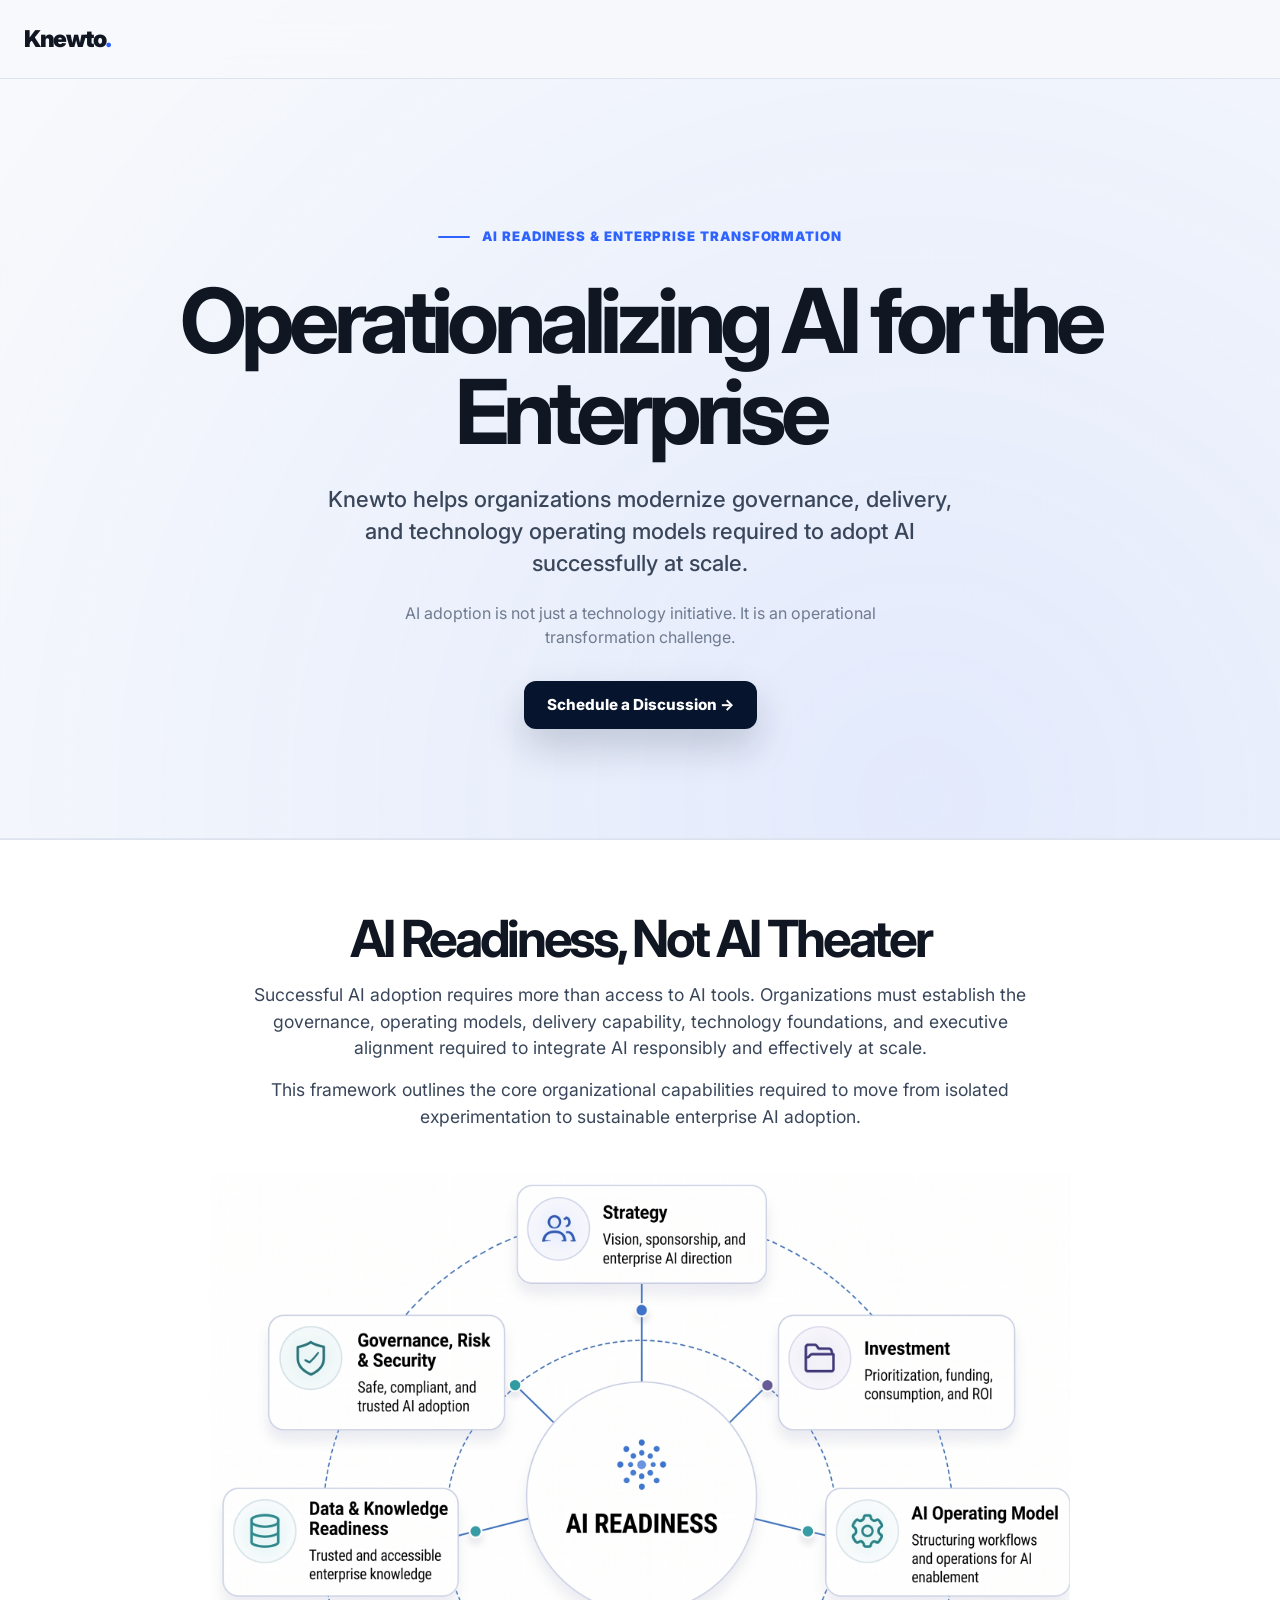
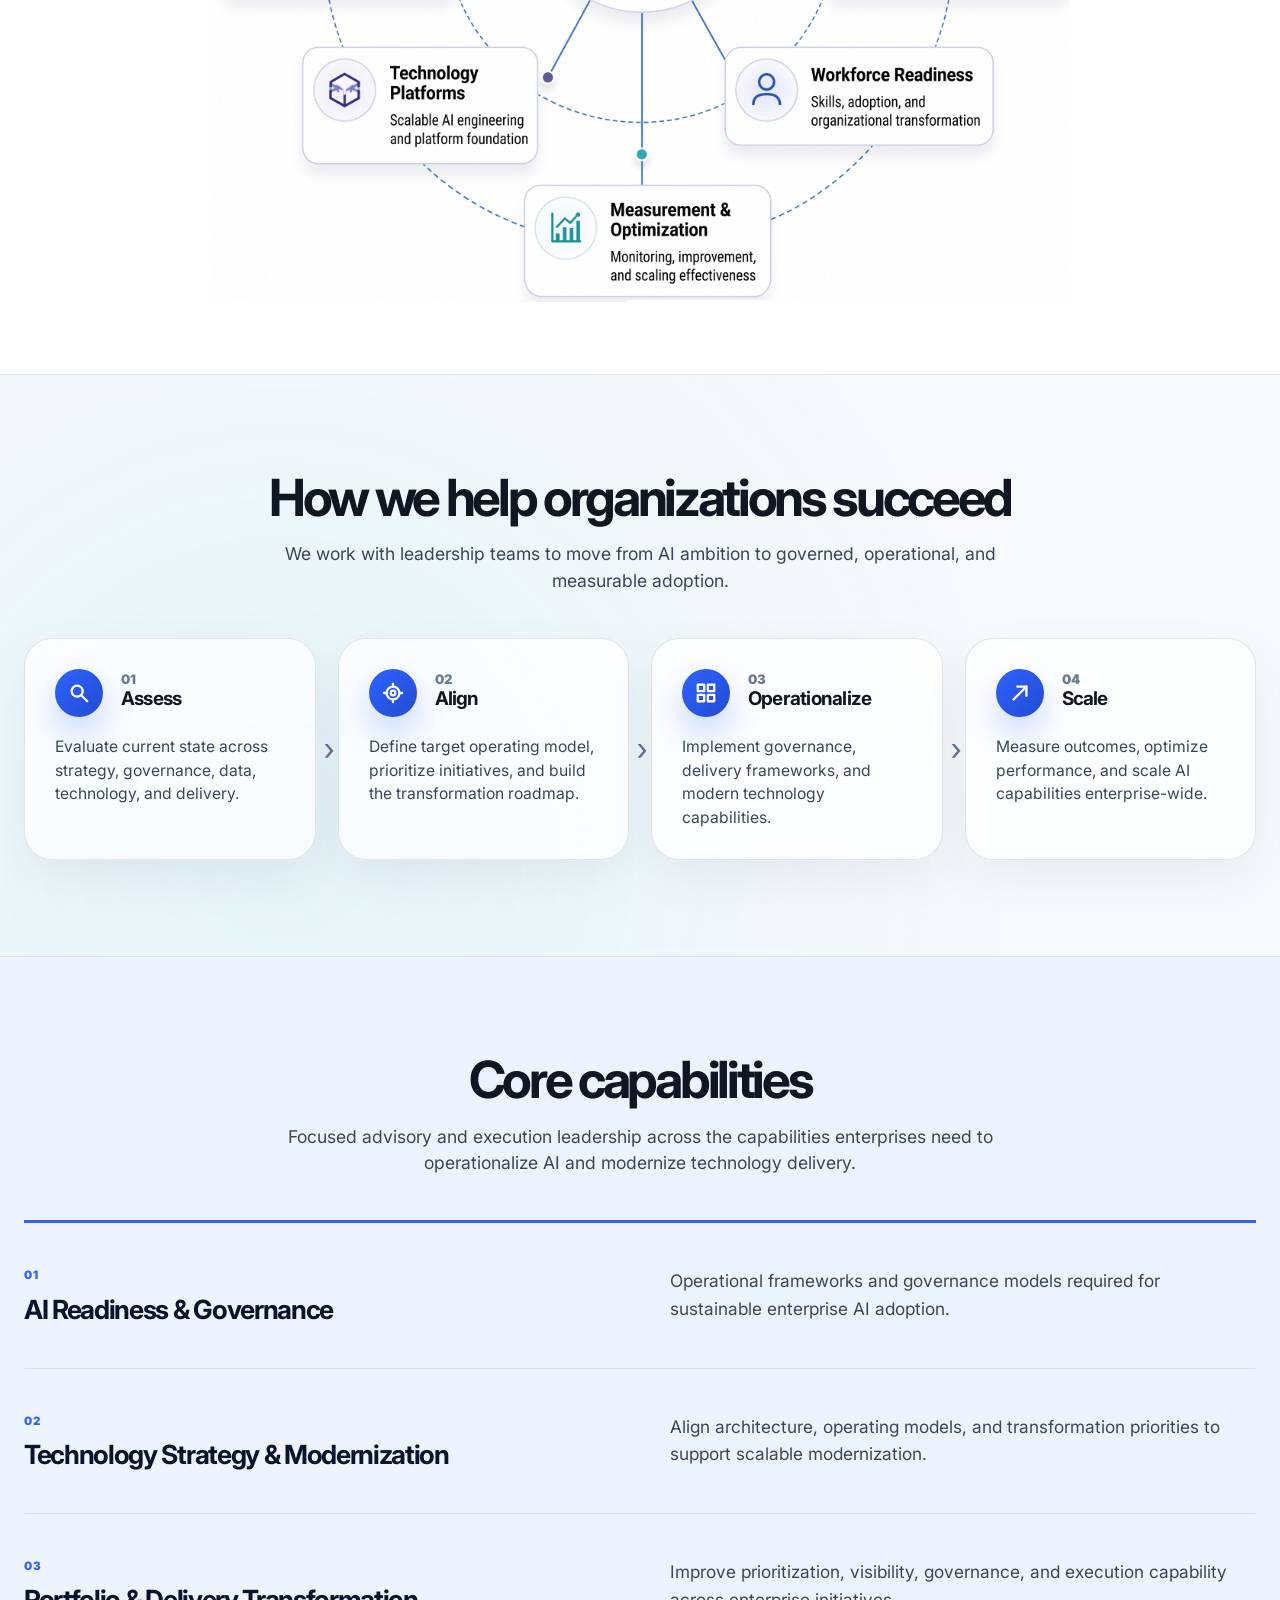
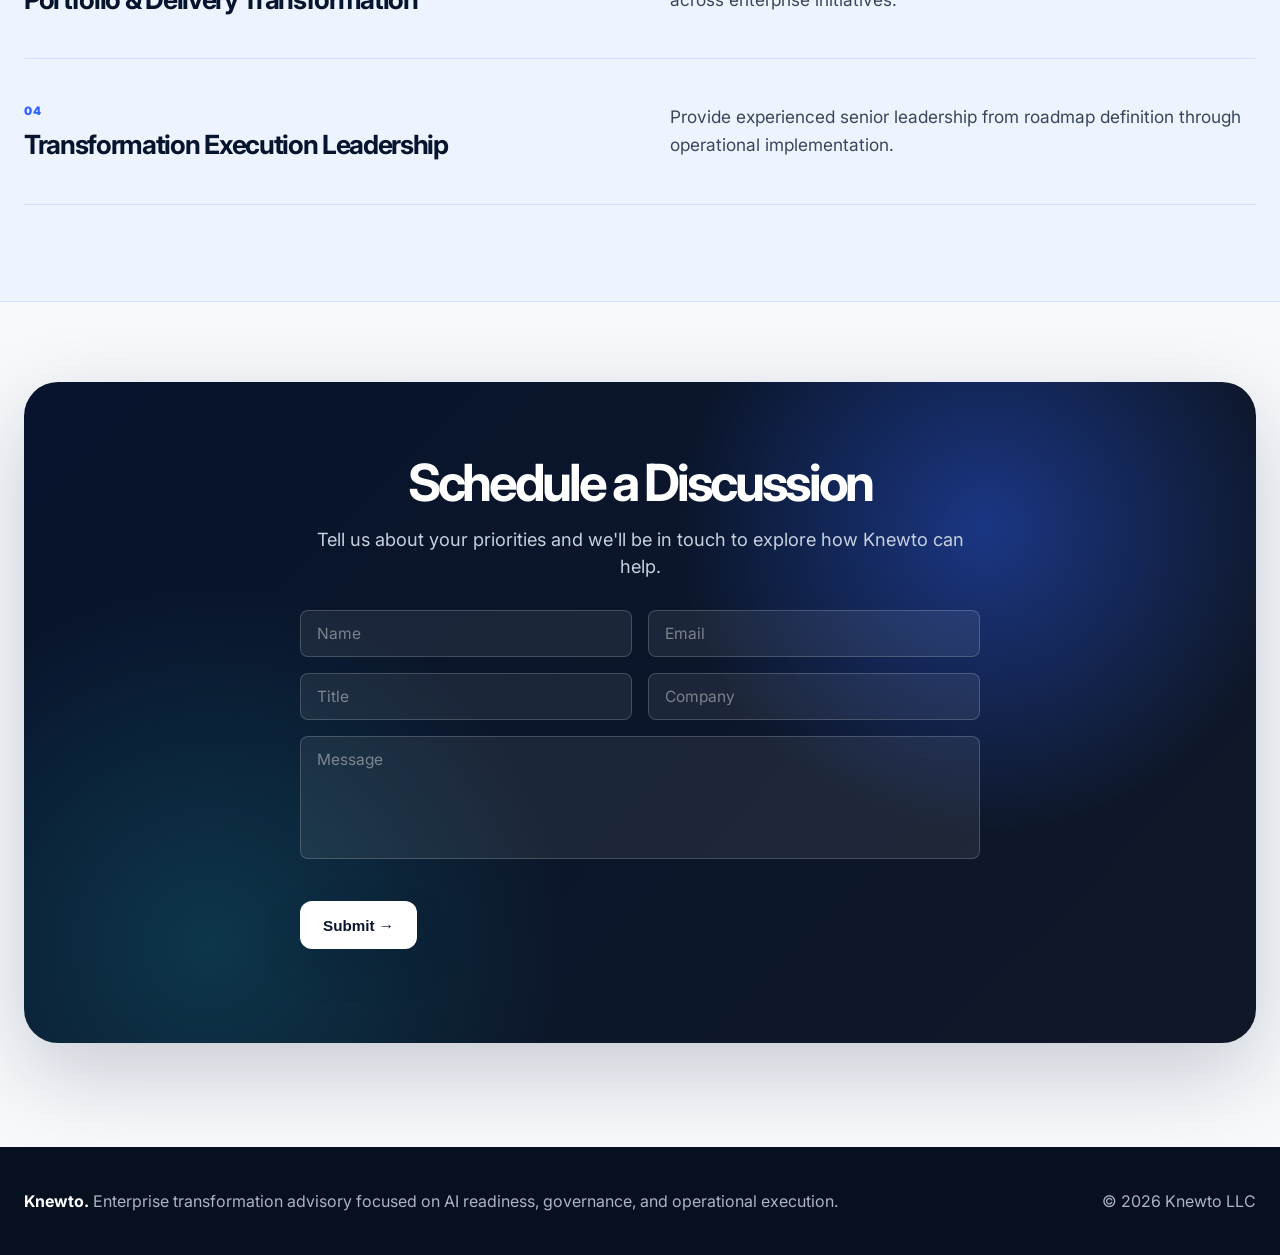
<file: index.html>
<!DOCTYPE html>
<html lang="en">
<head>
  <meta charset="UTF-8" />
  <meta name="viewport" content="width=device-width, initial-scale=1.0" />
  <title>Knewto | Enterprise AI Readiness & Technology Transformation Advisory</title>
  <meta name="description" content="Knewto helps enterprises operationalize AI through governance, technology modernization, portfolio transformation, and execution leadership." />
  <meta name="color-scheme" content="light" />
  <link rel="preconnect" href="https://fonts.googleapis.com">
  <link rel="preconnect" href="https://fonts.gstatic.com" crossorigin>
  <link href="https://fonts.googleapis.com/css2?family=Inter:wght@400;500;600;700;800;900&display=swap" rel="stylesheet">
  <style>
    :root {
      --bg: #f7f9fc;
      --ink: #111722;
      --navy: #07142d;
      --text: #39465a;
      --muted: #6f7b8f;
      --line: #dce3ee;
      --accent: #2f63ff;
      --soft-blue: #eef4ff;
      --radius-lg: 28px;
      --max: 1240px;
    }

    * { box-sizing: border-box; }
    html { scroll-behavior: smooth; color-scheme: light; background-color: #f7f9fc; }
    body {
      margin: 0;
      font-family: Inter, system-ui, -apple-system, BlinkMacSystemFont, "Segoe UI", sans-serif;
      color: var(--ink);
      background:
        radial-gradient(circle at 72% 18%, rgba(47,99,255,.10), transparent 30%),
        radial-gradient(circle at 22% 55%, rgba(24,184,200,.08), transparent 28%),
        var(--bg);
      line-height: 1.5;
    }

    a { color: inherit; text-decoration: none; }
    .container { width: min(var(--max), calc(100% - 48px)); margin: 0 auto; }

    header {
      position: sticky;
      top: 0;
      z-index: 50;
      background: rgba(247,249,252,.88);
      backdrop-filter: blur(20px);
      border-bottom: 1px solid rgba(220,227,238,.9);
    }

    .nav {
      height: 78px;
      display: flex;
      align-items: center;
      justify-content: space-between;
      gap: 28px;
    }

    .brand {
      font-size: 1.45rem;
      font-weight: 900;
      letter-spacing: -0.055em;
    }

    .brand span { color: var(--accent); }

    .button {
      display: inline-flex;
      align-items: center;
      justify-content: center;
      gap: 10px;
      min-height: 48px;
      padding: 0 22px;
      border-radius: 12px;
      font-size: .95rem;
      font-weight: 800;
      border: 1px solid transparent;
      transition: transform .18s ease, box-shadow .18s ease, border-color .18s ease, background .18s ease;
      cursor: pointer;
      white-space: nowrap;
    }

    .button:hover { transform: translateY(-1px); }
    .button-primary { background: var(--navy); color: white; box-shadow: 0 18px 38px rgba(7,20,45,.18); }
    .button-primary:hover { background: #040b1b; }
    .hero {
      min-height: 760px;
      display: flex;
      align-items: center;
      padding: 88px 0 56px;
      border-bottom: 1px solid rgba(220,227,238,.75);
    }

    .hero-grid {
      display: flex;
      flex-direction: column;
      align-items: center;
      text-align: center;
    }

    .eyebrow {
      display: inline-flex;
      align-items: center;
      gap: 12px;
      color: var(--accent);
      font-size: .82rem;
      font-weight: 900;
      letter-spacing: .07em;
      text-transform: uppercase;
      margin-bottom: 28px;
    }
    .eyebrow:before { content: ""; width: 32px; height: 2px; background: var(--accent); border-radius: 999px; }

    h1, h2, h3, p { margin-top: 0; }
    h1, h2, h3 { letter-spacing: -.065em; line-height: 1.02; }
    h1 { font-size: clamp(3.4rem, 7vw, 6.2rem); margin-bottom: 26px; }
    h2 { font-size: clamp(2.25rem, 4vw, 3.8rem); margin-bottom: 18px; }
    h3 { font-size: 1.18rem; letter-spacing: -.04em; margin-bottom: 8px; }

    .lead {
      color: var(--text);
      font-size: clamp(1.1rem, 1.8vw, 1.38rem);
      line-height: 1.45;
      max-width: 650px;
      margin: 0 auto 22px;
      font-weight: 500;
    }

    .microcopy {
      color: var(--muted);
      font-size: 1rem;
      max-width: 560px;
      margin: 0 auto 32px;
    }

    .cta-row { display: flex; gap: 14px; flex-wrap: wrap; align-items: center; justify-content: center; }

    .diagram-section {
      background: #ffffff;
      border-top: 1px solid var(--line);
      border-bottom: 1px solid var(--line);
      padding: 72px 0;
    }

    .readiness-image-wrap {
      width: min(860px, 100%);
      margin: 0 auto;
      position: relative;
    }

    .readiness-diagram {
      width: 100%;
      height: auto;
      display: block;
    }

    section { padding: 96px 0; }

    .section-head {
      text-align: center;
      max-width: 800px;
      margin: 0 auto 44px;
    }

    .section-head p {
      color: var(--text);
      font-size: 1.1rem;
      margin-bottom: 16px;
    }
    .section-head p:last-child { margin-bottom: 0; }

    .process-grid {
      display: grid;
      grid-template-columns: repeat(4, 1fr);
      gap: 22px;
    }

    .process-card {
      position: relative;
      min-height: 210px;
      padding: 30px;
      border-radius: var(--radius-lg);
      background: rgba(255,255,255,.75);
      border: 1px solid rgba(220,227,238,.95);
      box-shadow: 0 18px 50px rgba(10,25,50,.06);
    }

    .process-card:not(:last-child):after {
      content: "›";
      position: absolute;
      right: -19px;
      top: 50%;
      transform: translateY(-50%);
      color: #61708a;
      font-size: 2rem;
      z-index: 2;
    }

    .step-top {
      display: flex;
      align-items: center;
      gap: 18px;
      margin-bottom: 18px;
    }

    .step-icon {
      width: 48px;
      height: 48px;
      border-radius: 50%;
      display: grid;
      place-items: center;
      background: linear-gradient(135deg, var(--accent), #214bd2);
      color: #fff;
      box-shadow: 0 16px 32px rgba(47,99,255,.25);
      flex-shrink: 0;
    }

    .step-no { color: var(--muted); font-weight: 900; font-size: .82rem; }
    .process-card p { color: var(--text); margin-bottom: 0; font-size: .98rem; }

    .services {
      background: var(--soft-blue);
      border-top: 1px solid rgba(47,99,255,.12);
      border-bottom: 1px solid rgba(47,99,255,.12);
    }

    .service-list { border-top: 3px solid var(--accent); }

    .service-row {
      display: grid;
      grid-template-columns: 1fr 1fr;
      gap: 60px;
      padding: 44px 0;
      border-bottom: 1px solid rgba(47,99,255,.14);
      align-items: start;
    }

    .service-row-name { display: block; }

    .svc-no {
      display: block;
      font-size: .72rem;
      font-weight: 900;
      letter-spacing: .12em;
      text-transform: uppercase;
      color: var(--accent);
      margin-bottom: 10px;
    }

    .service-row-name h3 {
      font-size: 1.65rem;
      margin-bottom: 0;
      color: var(--navy);
      letter-spacing: -.05em;
      line-height: 1.1;
    }

    .service-row-desc { color: var(--text); font-size: 1.08rem; margin: 0; line-height: 1.6; }

    .cta-section { padding: 80px 0 104px; }
    .cta-panel {
      border-radius: 34px;
      padding: 74px 48px;
      text-align: center;
      color: #fff;
      background:
        radial-gradient(circle at 78% 22%, rgba(47,99,255,.42), transparent 28%),
        radial-gradient(circle at 15% 85%, rgba(24,184,200,.20), transparent 30%),
        linear-gradient(135deg, #07142d, #101828);
      box-shadow: 0 30px 90px rgba(7,20,45,.20);
      overflow: hidden;
    }

    .cta-panel p {
      color: #c6d0df;
      max-width: 680px;
      margin: 0 auto 30px;
      font-size: 1.14rem;
    }

    .cta-panel h2 { max-width: 860px; margin-left: auto; margin-right: auto; }

    .contact-form-wrap { max-width: 680px; margin: 0 auto; text-align: left; }
    .contact-form-grid { display: grid; grid-template-columns: 1fr 1fr; gap: 16px; margin-bottom: 16px; }
    .contact-form-wrap input,
    .contact-form-wrap textarea {
      width: 100%;
      background: rgba(255,255,255,.07);
      border: 1px solid rgba(255,255,255,.18);
      border-radius: 8px;
      padding: 13px 16px;
      color: #fff;
      font-size: 0.97rem;
      font-family: inherit;
      outline: none;
      transition: border-color .15s, box-shadow .15s;
    }
    .contact-form-wrap input::placeholder,
    .contact-form-wrap textarea::placeholder { color: rgba(255,255,255,.42); }
    .contact-form-wrap input:focus,
    .contact-form-wrap textarea:focus {
      border-color: #2f63ff;
      box-shadow: 0 0 0 3px rgba(47,99,255,.22);
    }
    .contact-form-wrap textarea { resize: none; margin-bottom: 16px; }
    .contact-form-wrap .cf-turnstile { margin-bottom: 20px; }
    #form-response { margin-top: 20px; text-align: center; }
    #form-response.success-panel {
      padding: 40px 24px;
    }
    #form-response.success-panel .success-icon {
      width: 56px; height: 56px; border-radius: 50%;
      background: rgba(74,222,128,.15);
      border: 1.5px solid rgba(74,222,128,.35);
      display: flex; align-items: center; justify-content: center;
      margin: 0 auto 22px;
    }
    #form-response.success-panel h3 {
      color: #fff; font-size: 1.65rem; letter-spacing: -.05em;
      margin-bottom: 10px;
    }
    #form-response.success-panel p {
      color: #c6d0df; font-size: 1rem; font-weight: 400;
      max-width: 420px; margin: 0 auto; line-height: 1.6;
    }
    #form-response.error { color: #f87171; font-size: 1rem; font-weight: 600; min-height: 1.4em; }

    footer {
      background: #07101e;
      color: #aab4c6;
      padding: 42px 0;
    }
    .footer-row { display: flex; justify-content: space-between; gap: 28px; align-items: center; flex-wrap: wrap; }
    footer strong { color: #fff; }

    @media (max-width: 1100px) {
      .process-grid { grid-template-columns: repeat(2, 1fr); }
      .process-card:after { display: none; }
    }

    @media (max-width: 760px) {
      .container { width: min(100% - 32px, var(--max)); }
      .nav { height: 68px; }
      .hero { padding: 64px 0 34px; min-height: auto; }
      .hero-grid { gap: 34px; }
      h1 { font-size: 3.2rem; }
      .process-grid { grid-template-columns: 1fr; }
      section { padding: 74px 0; }
      .cta-row, .button { width: 100%; }
      .button { border-radius: 14px; }
      .cta-panel { padding: 50px 24px; }
      .contact-form-grid { grid-template-columns: 1fr; }
      .service-row { grid-template-columns: 1fr; gap: 12px; }
    }

    @media (max-width: 520px) {
      .hero { min-height: calc(100vh - 68px); }
    }
  </style>
</head>
<body>
  <header>
    <div class="container nav">
      <a class="brand" href="#">Knewto<span>.</span></a>
    </div>
  </header>

  <main>
    <section class="hero" id="top">
      <div class="container hero-grid">
        <div>
          <div class="eyebrow">AI Readiness & Enterprise Transformation</div>
          <h1>Operationalizing AI for the Enterprise</h1>
          <p class="lead">Knewto helps organizations modernize governance, delivery, and technology operating models required to adopt AI successfully at scale.</p>
          <p class="microcopy">AI adoption is not just a technology initiative. It is an operational transformation challenge.</p>
          <div class="cta-row">
            <a href="#contact" class="button button-primary">Schedule a Discussion →</a>
          </div>
        </div>

      </div>
    </section>

    <section class="diagram-section" aria-label="AI readiness operating model visualization">
      <div class="container">
        <div class="section-head">
          <h2>AI Readiness, Not AI Theater</h2>
          <p>Successful AI adoption requires more than access to AI tools. Organizations must establish the governance, operating models, delivery capability, technology foundations, and executive alignment required to integrate AI responsibly and effectively at scale.</p>
          <p>This framework outlines the core organizational capabilities required to move from isolated experimentation to sustainable enterprise AI adoption.</p>
        </div>
        <div class="readiness-image-wrap">
          <img class="readiness-diagram" src="images/Alt Readiness3.png" alt="AI Readiness diagram showing strategy, data and knowledge readiness, governance risk and security, technology platforms, investment, AI operating model, workforce readiness, and measurement optimization around a central AI readiness model." />
        </div>
      </div>
    </section>

    <section id="approach">
      <div class="container">
        <div class="section-head">
          <h2>How we help organizations succeed</h2>
          <p>We work with leadership teams to move from AI ambition to governed, operational, and measurable adoption.</p>
        </div>
        <div class="process-grid">
          <article class="process-card">
            <div class="step-top"><div class="step-icon"><svg width="22" height="22" viewBox="0 0 24 24" fill="none" stroke="currentColor" stroke-width="2.5" stroke-linecap="round" stroke-linejoin="round"><circle cx="10" cy="10" r="6"/><line x1="15" y1="15" x2="21" y2="21"/></svg></div><div><div class="step-no">01</div><h3>Assess</h3></div></div>
            <p>Evaluate current state across strategy, governance, data, technology, and delivery.</p>
          </article>
          <article class="process-card">
            <div class="step-top"><div class="step-icon"><svg width="22" height="22" viewBox="0 0 24 24" fill="none" stroke="currentColor" stroke-width="2.5" stroke-linecap="round"><circle cx="12" cy="12" r="7"/><circle cx="12" cy="12" r="2.5"/><line x1="12" y1="2" x2="12" y2="5"/><line x1="12" y1="19" x2="12" y2="22"/><line x1="2" y1="12" x2="5" y2="12"/><line x1="19" y1="12" x2="22" y2="12"/></svg></div><div><div class="step-no">02</div><h3>Align</h3></div></div>
            <p>Define target operating model, prioritize initiatives, and build the transformation roadmap.</p>
          </article>
          <article class="process-card">
            <div class="step-top"><div class="step-icon"><svg width="22" height="22" viewBox="0 0 24 24" fill="none" stroke="currentColor" stroke-width="2.5" stroke-linecap="round" stroke-linejoin="round"><rect x="3" y="3" width="7" height="7"/><rect x="14" y="3" width="7" height="7"/><rect x="3" y="14" width="7" height="7"/><rect x="14" y="14" width="7" height="7"/></svg></div><div><div class="step-no">03</div><h3>Operationalize</h3></div></div>
            <p>Implement governance, delivery frameworks, and modern technology capabilities.</p>
          </article>
          <article class="process-card">
            <div class="step-top"><div class="step-icon"><svg width="22" height="22" viewBox="0 0 24 24" fill="none" stroke="currentColor" stroke-width="2.5" stroke-linecap="round" stroke-linejoin="round"><line x1="5" y1="19" x2="19" y2="5"/><polyline points="9 5 19 5 19 15"/></svg></div><div><div class="step-no">04</div><h3>Scale</h3></div></div>
            <p>Measure outcomes, optimize performance, and scale AI capabilities enterprise-wide.</p>
          </article>
        </div>
      </div>
    </section>

    <section class="services" id="services">
      <div class="container">
        <div class="section-head">
          <h2>Core capabilities</h2>
          <p>Focused advisory and execution leadership across the capabilities enterprises need to operationalize AI and modernize technology delivery.</p>
        </div>
        <div class="service-list">
          <div class="service-row">
            <div class="service-row-name">
              <span class="svc-no">01</span>
              <h3>AI Readiness & Governance</h3>
            </div>
            <p class="service-row-desc">Operational frameworks and governance models required for sustainable enterprise AI adoption.</p>
          </div>
          <div class="service-row">
            <div class="service-row-name">
              <span class="svc-no">02</span>
              <h3>Technology Strategy & Modernization</h3>
            </div>
            <p class="service-row-desc">Align architecture, operating models, and transformation priorities to support scalable modernization.</p>
          </div>
          <div class="service-row">
            <div class="service-row-name">
              <span class="svc-no">03</span>
              <h3>Portfolio & Delivery Transformation</h3>
            </div>
            <p class="service-row-desc">Improve prioritization, visibility, governance, and execution capability across enterprise initiatives.</p>
          </div>
          <div class="service-row">
            <div class="service-row-name">
              <span class="svc-no">04</span>
              <h3>Transformation Execution Leadership</h3>
            </div>
            <p class="service-row-desc">Provide experienced senior leadership from roadmap definition through operational implementation.</p>
          </div>
        </div>
      </div>
    </section>

    <section class="cta-section" id="contact">
      <div class="container">
        <div class="cta-panel">
          <h2>Schedule a Discussion</h2>
          <p>Tell us about your priorities and we'll be in touch to explore how Knewto can help.</p>
          <div class="contact-form-wrap">
            <form id="contact-form" novalidate>
              <div class="contact-form-grid">
                <input type="text" name="name" placeholder="Name" required />
                <input type="email" name="email_address" placeholder="Email" required />
              </div>
              <div class="contact-form-grid">
                <input type="text" name="title" placeholder="Title" required />
                <input type="text" name="company" placeholder="Company" required />
              </div>
              <textarea name="message" placeholder="Message" rows="5" required></textarea>
              <input type="hidden" name="form_token" value="KT93455656_TWOE" />
              <div class="cf-turnstile" data-sitekey="0x4AAAAAABcc5abDdAFZBGcx"></div>
              <button type="submit" class="button button-primary" style="background:#fff;color:#07142d;">Submit →</button>
            </form>
            <div id="form-response"></div>
          </div>
        </div>
      </div>
    </section>
  </main>

  <footer>
    <div class="container footer-row">
      <div><strong>Knewto.</strong> Enterprise transformation advisory focused on AI readiness, governance, and operational execution.</div>
      <div>© <span id="yr"></span> Knewto LLC</div>
    </div>
  </footer>
  <script>document.getElementById("yr").textContent = new Date().getFullYear();</script>
  <script src="https://challenges.cloudflare.com/turnstile/v0/api.js" async defer></script>
  <script>
    const form = document.getElementById("contact-form");
    const responseBox = document.getElementById("form-response");

    form.addEventListener("submit", async (e) => {
      e.preventDefault();
      responseBox.textContent = "";
      responseBox.className = "";

      const formData = new FormData(form);
      const turnstileToken = formData.get("cf-turnstile-response");

      if (!turnstileToken) {
        responseBox.textContent = "Please verify you are human.";
        responseBox.className = "error";
        return;
      }

      try {
        const res = await fetch("https://contact-us.knewto.workers.dev", {
          method: "POST",
          body: formData
        });

        const text = await res.text();

        if (res.ok) {
          form.style.display = "none";
          responseBox.className = "success-panel";
          responseBox.innerHTML = `
            <div class="success-icon">
              <svg width="26" height="26" viewBox="0 0 24 24" fill="none" stroke="#4ade80" stroke-width="2.5" stroke-linecap="round" stroke-linejoin="round"><polyline points="20 6 9 17 4 12"/></svg>
            </div>
            <h3>We'll be in touch.</h3>
            <p>Thank you for reaching out — someone from our team will follow up shortly.</p>
          `;
        } else {
          responseBox.textContent = text || "Something went wrong. Please try again.";
          responseBox.className = "error";
          if (typeof turnstile !== "undefined") turnstile.reset();
        }
      } catch (err) {
        responseBox.textContent = "Network error. Please try again.";
        responseBox.className = "error";
        if (typeof turnstile !== "undefined") turnstile.reset();
      }
    });
  </script>
</body>
</html>
</file>
